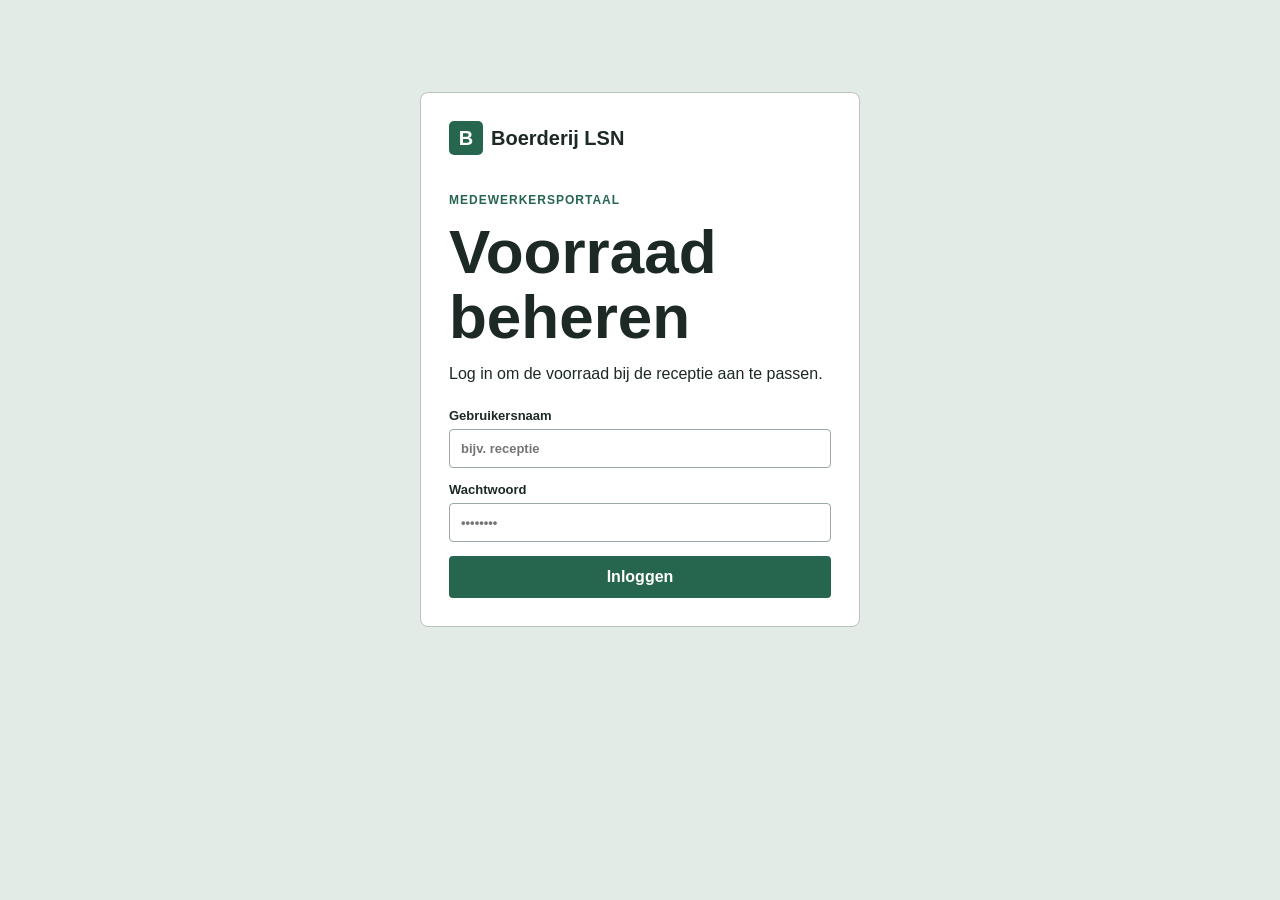
<file: beheer.html>
<!doctype html>
<html lang="nl">

<head>
  <meta charset="UTF-8" />
  <meta name="viewport" content="width=device-width, initial-scale=1.0" />
  <meta name="theme-color" content="#173f36" />
  <title>Boerderij LSN | Beheer</title>
  <link rel="stylesheet" href="styles.css" />
</head>

<body class="admin-body">
  <main class="admin-shell">
    <section id="loginView" class="login-card">
      <div class="brand light"><span class="brand-mark">B</span><span>Boerderij LSN</span></div>
      <p class="eyebrow">MEDEWERKERSPORTAAL</p>
      <h1>Voorraad beheren</h1>
      <p>Log in om de voorraad bij de receptie aan te passen.</p>
      <form id="loginForm">
        <label>Gebruikersnaam<input name="username" autocomplete="username" required
            placeholder="bijv. receptie" /></label>
        <label>Wachtwoord<input name="password" type="password" autocomplete="current-password" required
            placeholder="••••••••" /></label>
        <p id="loginError" class="form-error" hidden></p>
        <button class="primary-button" type="submit">Inloggen</button>
      </form>
    </section>

    <section id="adminView" hidden>
      <header class="admin-header">
        <div class="brand light"><span class="brand-mark">B</span><span>Boerderij LSN</span></div>
        <button id="logoutButton" class="text-button">Uitloggen</button>
      </header>
      <div class="admin-title">
        <h1>Voorraad</h1>
      </div>
      <div id="adminProducts" class="admin-products"></div>
      <button id="newProductButton" class="add-button">＋ Nieuw product</button>
    </section>
  </main>

  <dialog id="productDialog">
    <form id="productForm" method="dialog">
      <div class="dialog-heading">
        <h2>Nieuw product</h2><button type="button" class="close-button" id="closeDialog">×</button>
      </div>
      <label>Productnaam<input name="name" required maxlength="36" placeholder="Bijv. Fles water" /></label>
      <label>Prijs in Euro's<input name="price" required type="number" min="0" max="9999" step="0.01"
          value="0.00" /></label>
      <label>Beginvoorraad<input name="stock" required type="number" min="0" max="9999" value="0" /></label>
      <button class="primary-button" value="submit">Product toevoegen</button>
    </form>
  </dialog>
  <script src="app.js"></script>
  <script>window.boerderij_lsn.initAdmin();</script>
</body>

</html>
</file>
<file: styles.css>
* {
    box-sizing: border-box;
}

body {
    margin: 0;
    font-family: Arial, sans-serif;
    color: #1d2925;
    background: #f5f5f1;
}

.public-screen {
    max-width: 680px;
    min-height: 100vh;
    margin: auto;
    padding: 24px;
}

.public-body {
    color: #111;
    background: #fff;
}

.screen-header,
.screen-footer,
.admin-header {
    display: flex;
    justify-content: space-between;
    align-items: center;
    gap: 15px;
}

.brand {
    display: flex;
    align-items: center;
    gap: 8px;
    font-weight: bold;
    font-size: 20px;
}

.brand-mark {
    display: grid;
    place-items: center;
    width: 34px;
    height: 34px;
    color: white;
    background: #27664e;
    border-radius: 5px;
}

.screen-header p,
.screen-footer {
    color: #5f6965;
    font-size: 13px;
}

.hero {
    padding: 45px 0 30px;
    border-bottom: 3px solid #27664e;
}

.eyebrow {
    color: #27664e;
    font-size: 12px;
    font-weight: bold;
    letter-spacing: 1px;
}

.hero h1,
.admin-title h1,
.login-card h1 {
    margin: 8px 0;
    font-size: clamp(34px, 6vw, 62px);
    line-height: 1.05;
}

.hero h1 em {
    color: #27664e;
    font-style: normal;
}

.intro {
    color: #5f6965;
}

.product-grid {
    display: grid;
    grid-template-columns: 1fr;
    gap: 10px;
    padding: 0;
}

.product-card {
    min-height: 98px;
    padding: 15px;
    border: 1px solid #b9c4bd;
    border-radius: 8px;
    background: white;
    display: grid;
    grid-template-columns: 1fr auto;
    gap: 12px;
    align-items: center;
}

.product-card.low {
    border-left: 7px solid #111;
}

.product-card.sold-out,
.product-card.paused {
    color: #555;
    background: #f2f2f2;
    border-left: 7px solid #555;
}




.product-name {
    font-size: 20px;
    font-weight: bold;
}

.public-product-info {
    min-width: 0;
}

.stock {
    display: flex;
    align-items: baseline;
    gap: 8px;
}

.stock strong {
    font-size: 34px;
    color: #111;
}

.sold-out .stock strong,
.paused .stock strong {
    color: #656d69;
}

.stock span {
    font-size: 12px;
    color: #555;
}

.status {
    margin: 5px 0 0;
    font-size: 13px;
    font-weight: bold;
}

.status span {
    display: inline-block;
    width: 9px;
    height: 9px;
    margin-right: 6px;
    border-radius: 50%;
    background: #111;
}

.status.low span {
    background: #555;
}

.status.sold-out span,
.status.paused span {
    background: #777;
}

.screen-footer a {
    color: #27664e;
}

.admin-body {
    min-height: 100vh;
    background: #e2ebe5;
}

.admin-shell {
    max-width: 680px;
    margin: auto;
    padding: 20px;
}

.light {
    color: #1d2925;
}

.admin-title {
    padding: 25px 0 18px;
}

.admin-title p:not(.eyebrow) {
    color: #5f6965;
}

.login-card {
    max-width: 440px;
    margin: 8vh auto;
    padding: 28px;
    background: white;
    border: 1px solid #b9c4bd;
    border-radius: 8px;
}

.login-card .brand {
    margin-bottom: 38px;
}

.login-card form {
    display: grid;
    gap: 14px;
    margin-top: 25px;
}

label {
    display: grid;
    gap: 6px;
    font-size: 13px;
    font-weight: bold;
}

input {
    width: 100%;
    padding: 11px;
    border: 1px solid #9ca9a1;
    border-radius: 4px;
    font: inherit;
}

.primary-button,
.add-button {
    padding: 12px;
    color: white;
    background: #27664e;
    border: 0;
    border-radius: 4px;
    font: inherit;
    font-weight: bold;
    cursor: pointer;
}

.primary-button:hover,
.add-button:hover {
    background: #1b4d3a;
}

.text-button {
    padding: 8px 10px;
    background: white;
    border: 1px solid #9ca9a1;
    border-radius: 4px;
    cursor: pointer;
}

.form-error {
    color: #b5382b;
}

.login-hint {
    color: #5f6965;
    font-size: 12px;
}

.admin-products {
    display: grid;
    gap: 10px;
}

.admin-product {
    display: grid;
    grid-template-columns: 1fr auto;
    gap: 12px;
    align-items: center;
    padding: 15px;
    background: white;
    border: 1px solid #b9c4bd;
    border-radius: 6px;
}

.admin-product h2 {
    margin: 0;
    font-size: 18px;
}

.admin-product .status {
    margin: 5px 0 0;
}

.stepper {
    display: flex;
    border: 1px solid #9ca9a1;
    border-radius: 4px;
    overflow: hidden;
}

.stepper button {
    width: 38px;
    border: 0;
    background: #edf2ee;
    font-size: 21px;
    cursor: pointer;
}

.stepper button:hover {
    background: #d5e2d9;
}

.stepper .delete-button {
    color: white;
    background: #b33b32;
}

.stepper .delete-button:hover {
    background: #8f2d25;
}

.stock-input {
    width: 52px;
    padding: 7px 2px;
    text-align: center;
    border: 0;
    border-left: 1px solid #9ca9a1;
    border-right: 1px solid #9ca9a1;
    border-radius: 0;
}

.availability {
    grid-column: 2 / -1;
    display: flex;
    align-items: center;
    gap: 7px;
    color: #5f6965;
    font-size: 12px;
}

.availability input {
    width: auto;
}

.add-button {
    width: 100%;
    margin-top: 16px;
    background: transparent;
    color: #27664e;
    border: 1px dashed #27664e;
}

dialog {
    width: min(420px, calc(100% - 24px));
    border: 1px solid #9ca9a1;
    border-radius: 7px;
}

dialog form {
    display: grid;
    gap: 16px;
    padding: 20px;
}

.dialog-heading {
    display: flex;
    align-items: center;
    justify-content: space-between;
}

.dialog-heading h2 {
    margin: 0;
}

.close-button {
    font-size: 25px;
    border: 0;
    background: transparent;
    cursor: pointer;
}

@media (max-width: 700px) {
    .product-grid {
        grid-template-columns: 1fr;
    }

    .product-card {
        min-height: 88px;
    }

    .admin-product {
        grid-template-columns: 40px 1fr;
    }

    .stepper {
        grid-column: 1 / -1;
    }

    .availability {
        grid-column: 2;
        grid-row: 2;
        justify-self: end;
    }

    .screen-footer {
        flex-direction: column;
        align-items: flex-start;
    }
}

.product-price {
    font-size: 18px;
    font-weight: bold;
}
</file>
